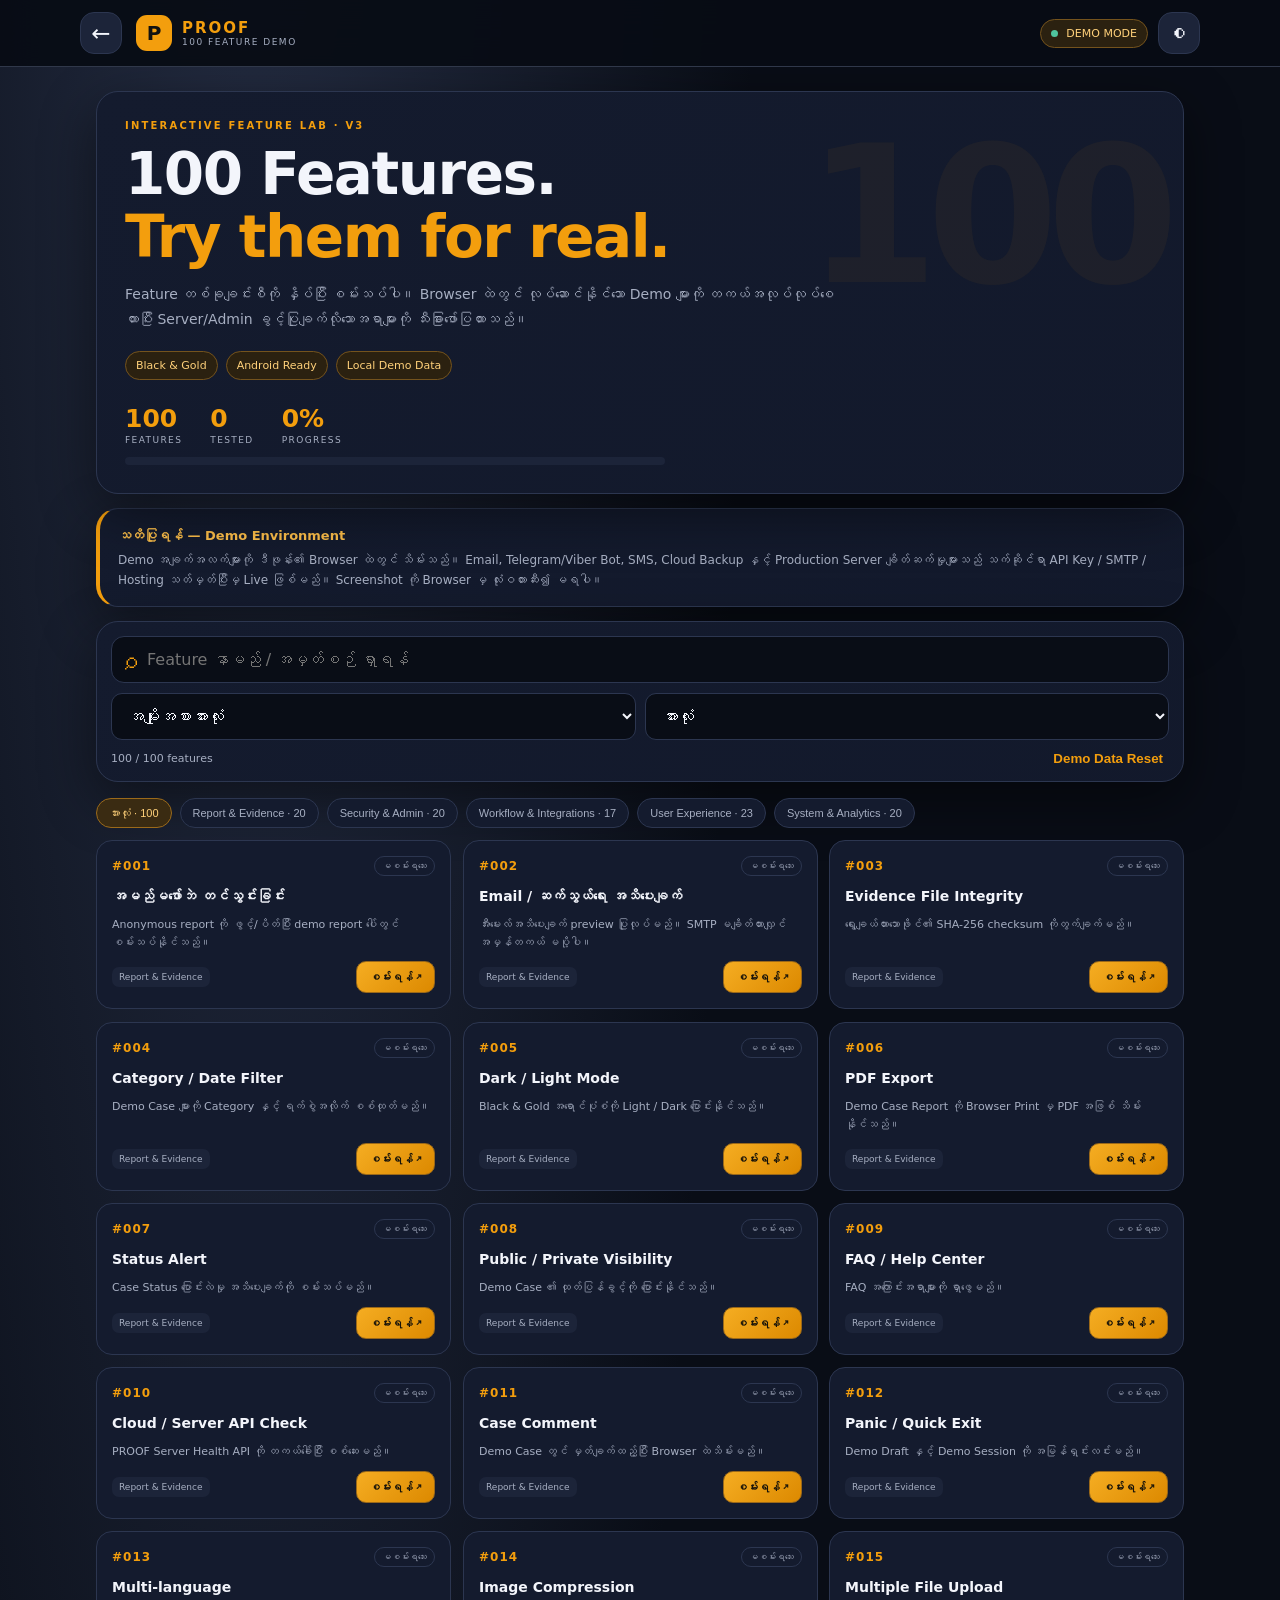
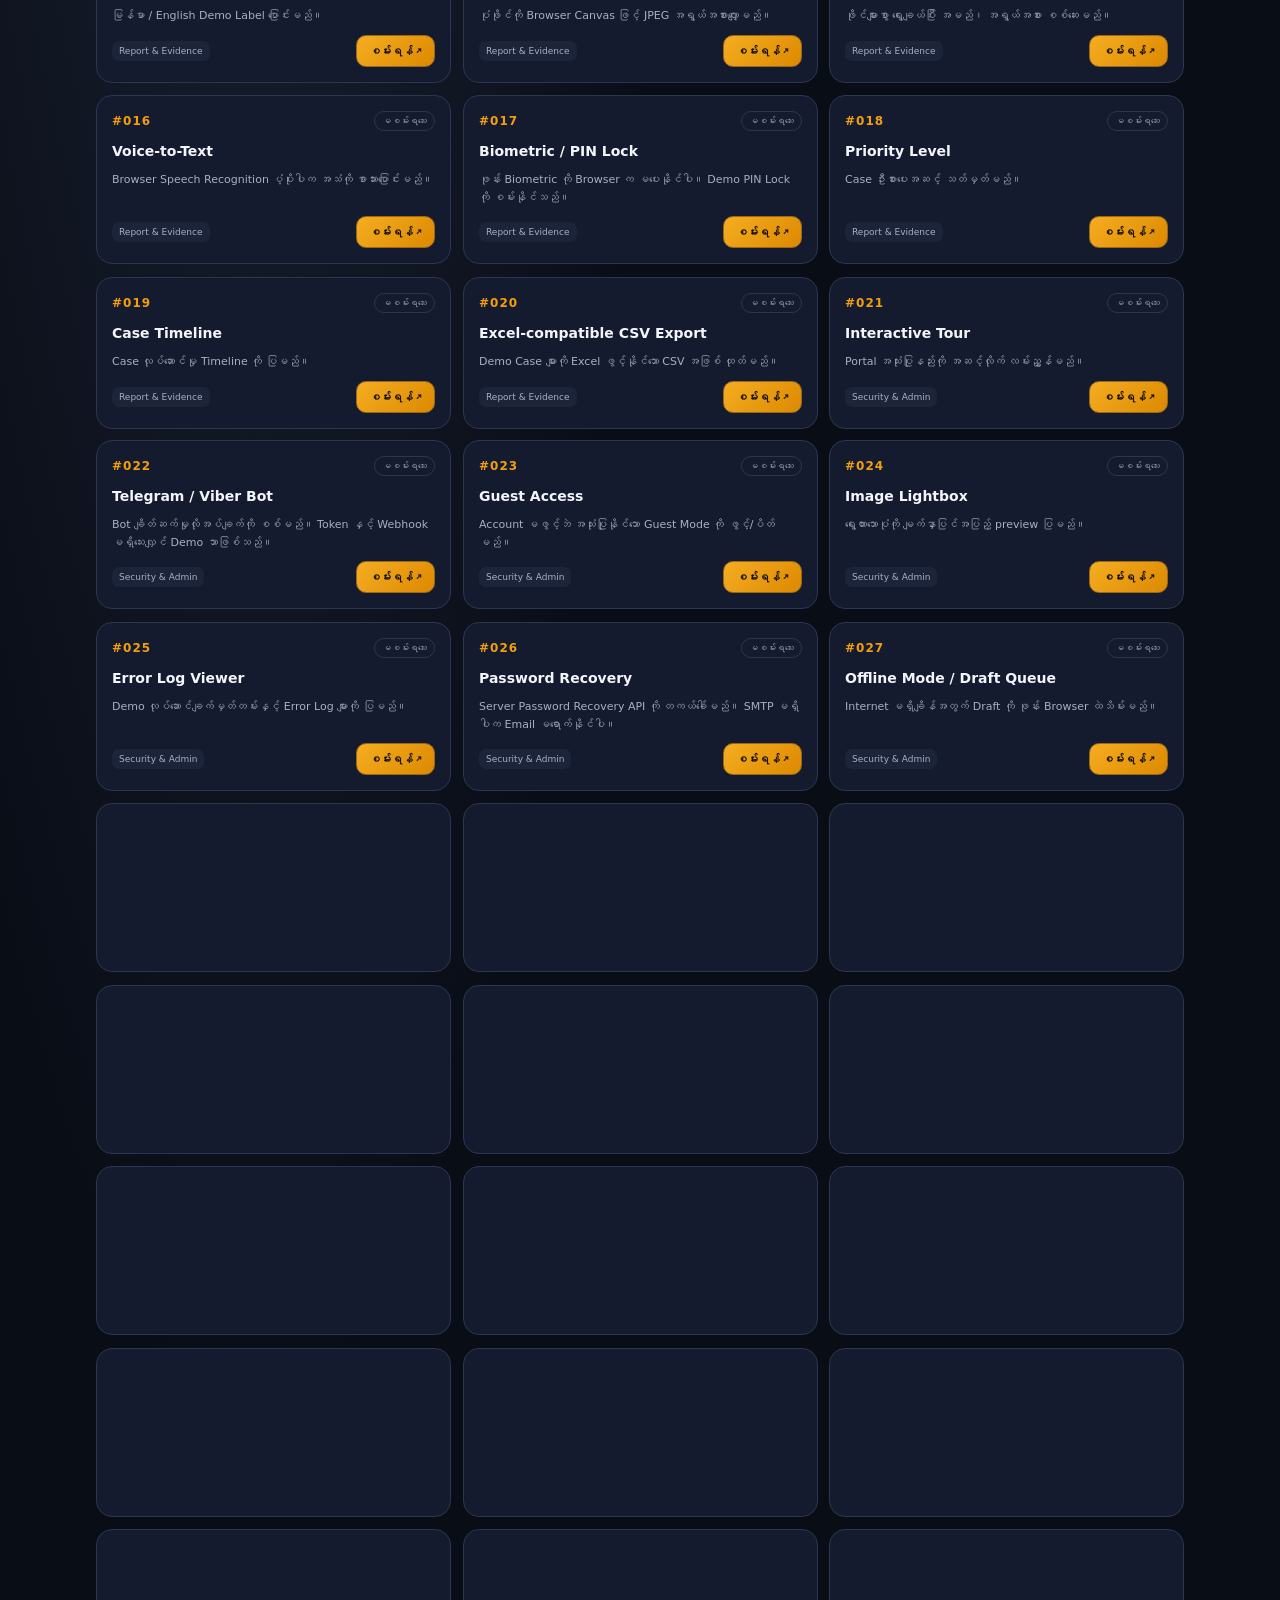
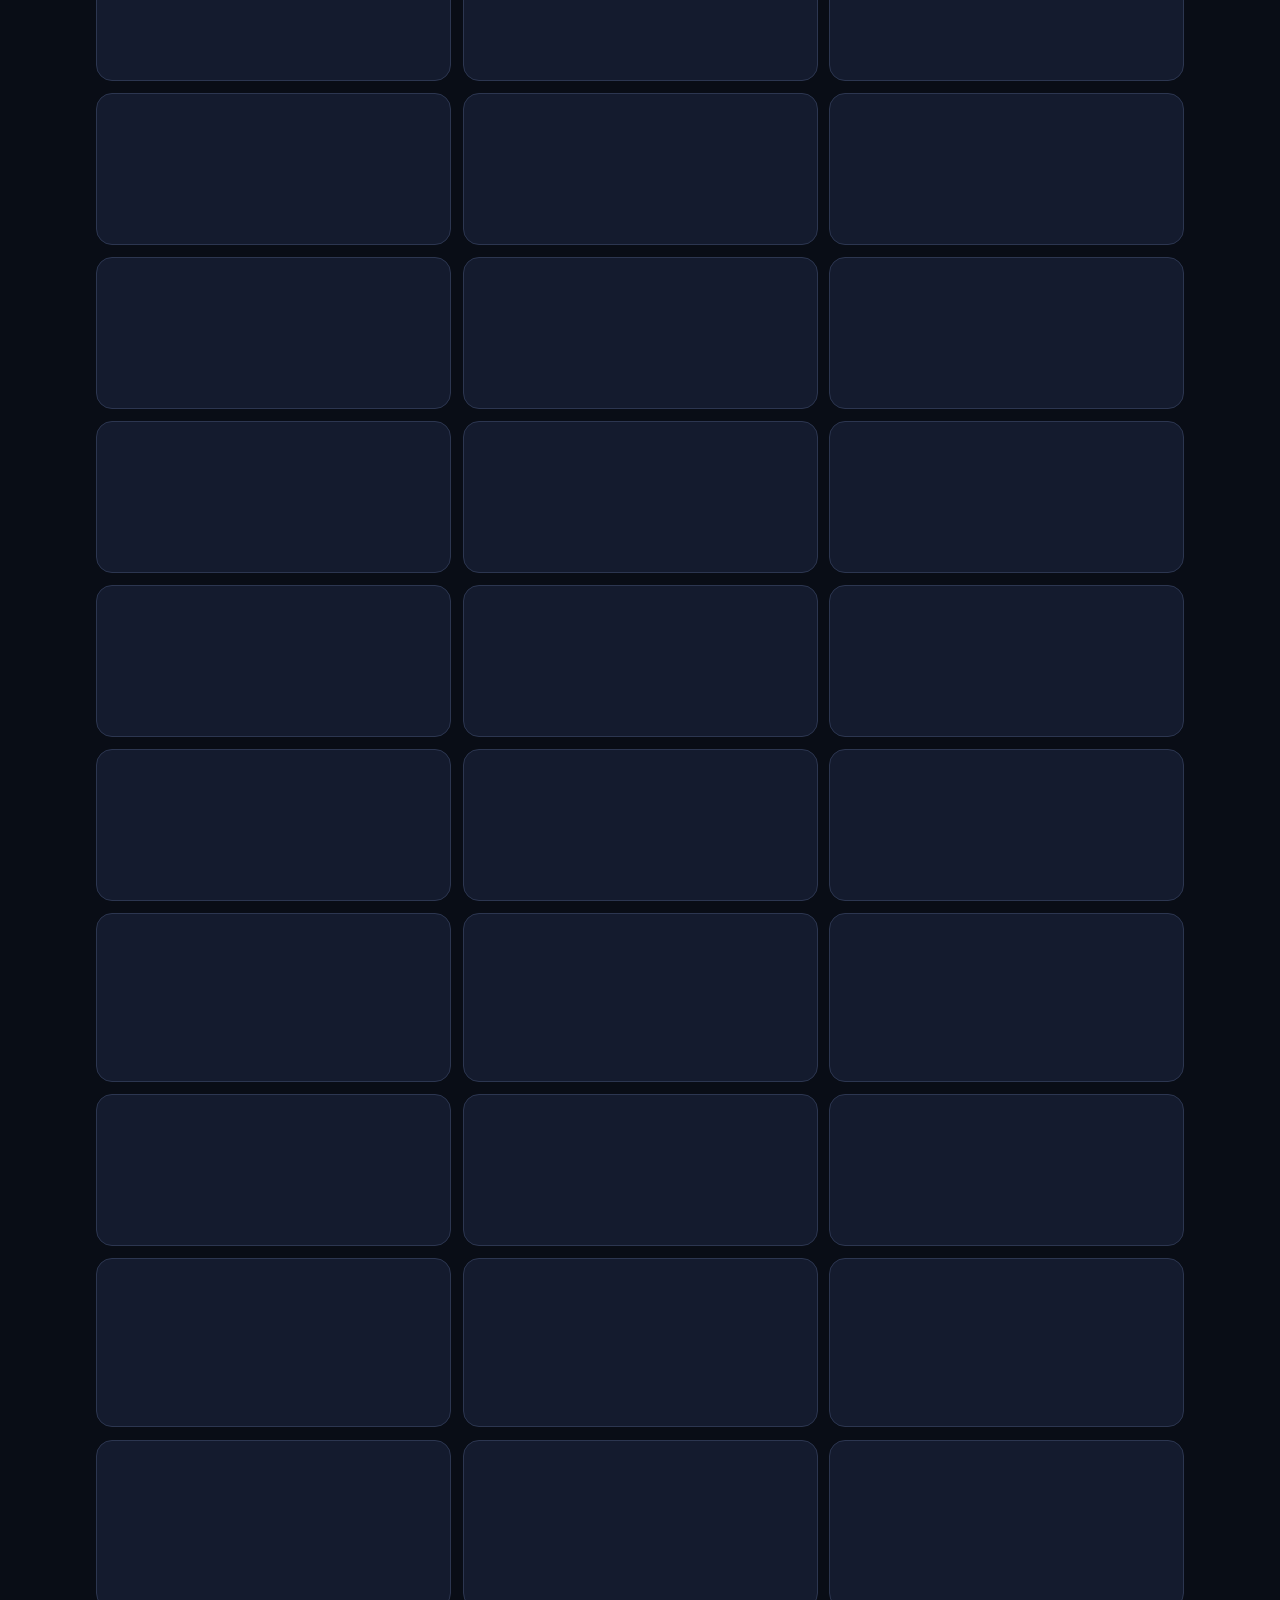
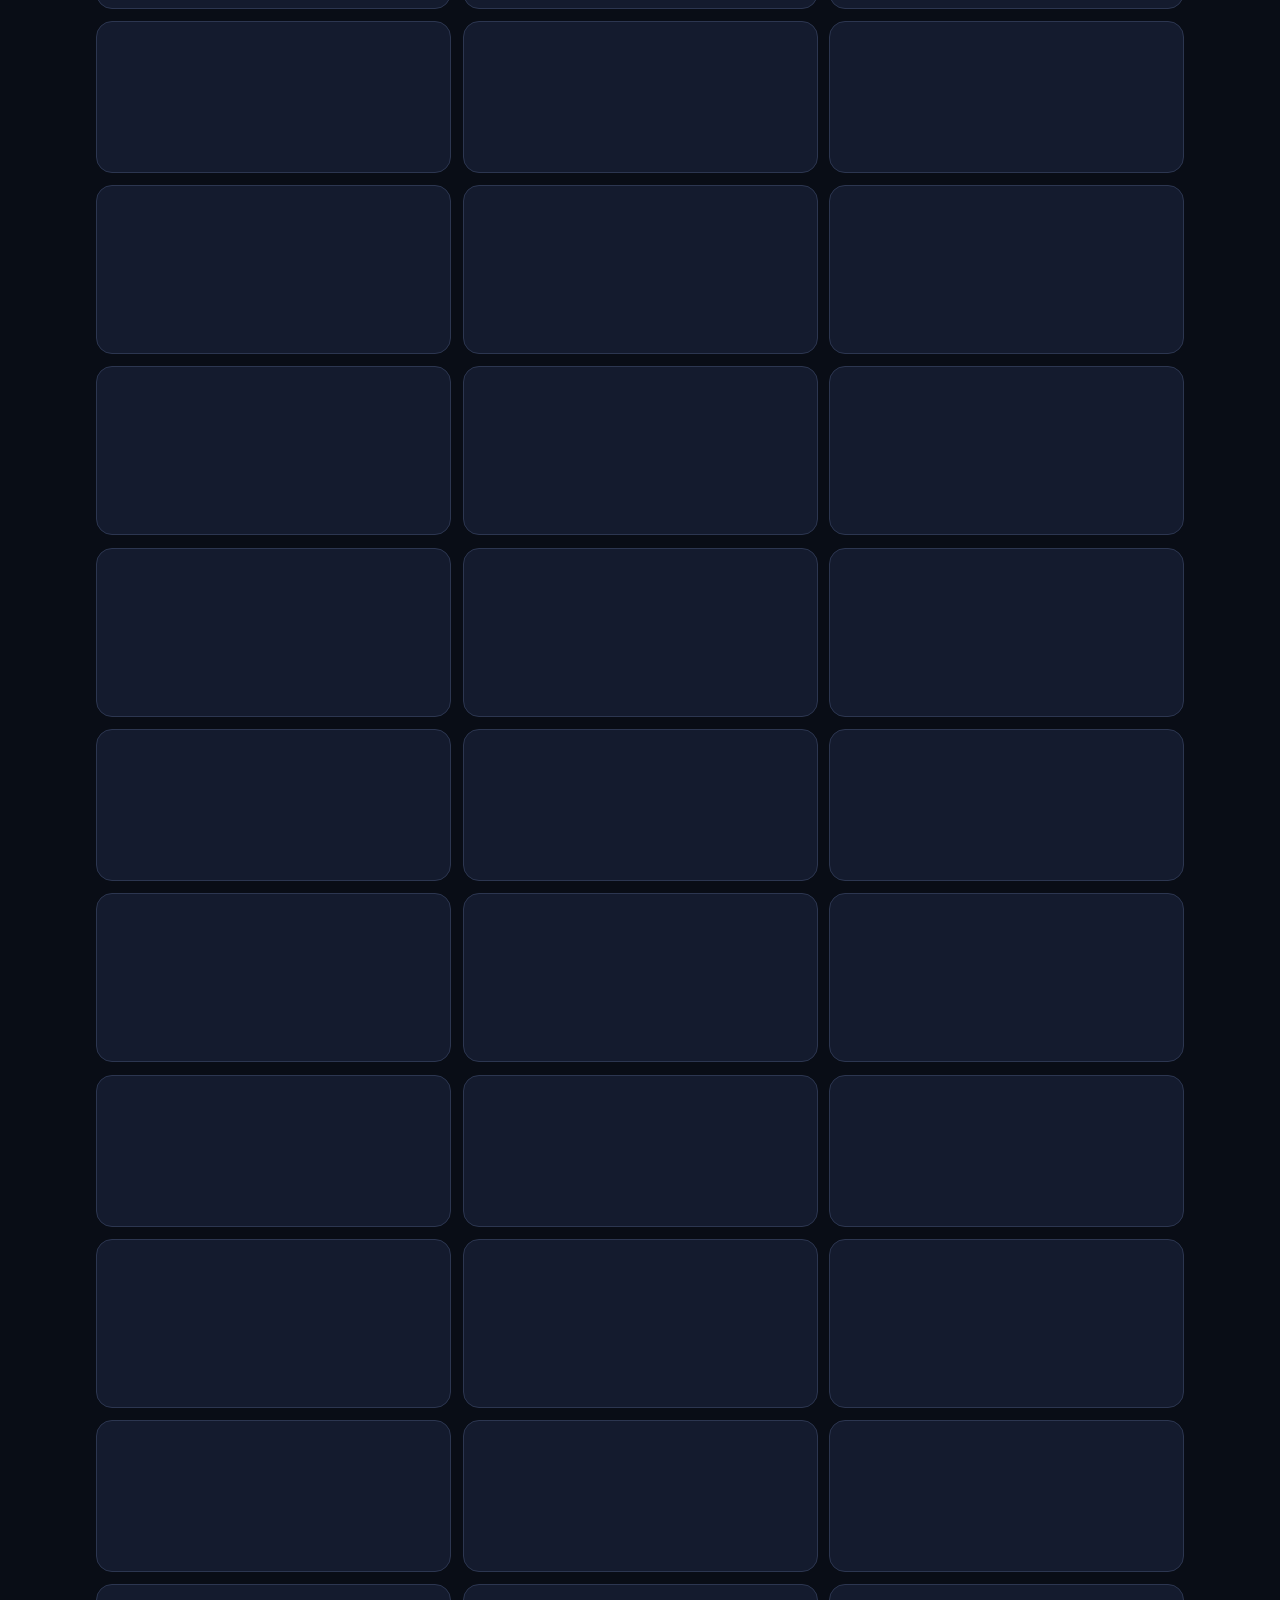
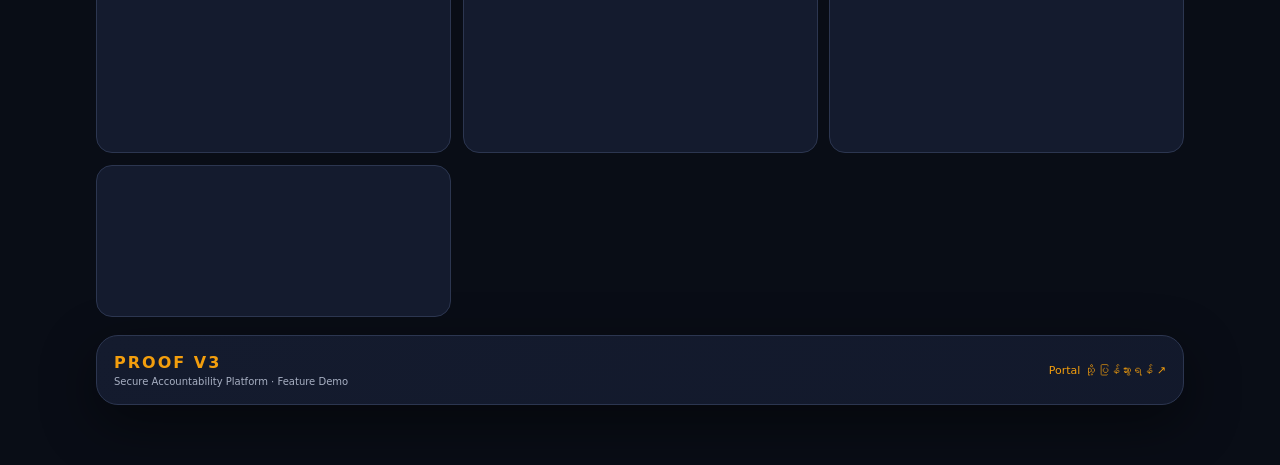
<file: static/demo.html>
<!doctype html>
<html lang="my" data-theme="dark">
<head>
  <meta charset="utf-8"><meta name="viewport" content="width=device-width,initial-scale=1,viewport-fit=cover">
  <meta name="theme-color" content="#0a0e17"><meta name="description" content="PROOF 100 Feature Interactive Demo">
  <title>PROOF — 100 Feature Demo</title>
  <link rel="stylesheet" href="/static/demo.css"><script src="/static/demo.js" defer></script>
</head>
<body>
  <header class="topbar">
    <a class="back" href="/" aria-label="Back to PROOF">←</a>
    <div class="brand"><span class="mark">P</span><span><b>PROOF</b><small>100 FEATURE DEMO</small></span></div>
    <div class="top-actions"><span class="mode-pill"><i></i> DEMO MODE</span><button id="themeToggle" class="icon-button" aria-label="Toggle theme">◐</button></div>
  </header>
  <main class="shell">
    <section class="hero panel">
      <div class="eyebrow">INTERACTIVE FEATURE LAB · V3</div>
      <h1>100 Features.<br><em>Try them for real.</em></h1>
      <p>Feature တစ်ခုချင်းစီကို နှိပ်ပြီး စမ်းသပ်ပါ။ Browser ထဲတွင် လုပ်ဆောင်နိုင်သော Demo များကို တကယ်အလုပ်လုပ်စေထားပြီး Server/Admin ခွင့်ပြုချက်လိုသောအရာများကို သီးခြားဖော်ပြထားသည်။</p>
      <div class="hero-tags"><span>Black & Gold</span><span>Android Ready</span><span>Local Demo Data</span></div>
      <div class="stats">
        <div><b id="totalCount">100</b><span>FEATURES</span></div>
        <div><b id="testedCount">0</b><span>TESTED</span></div>
        <div><b id="progressCount">0%</b><span>PROGRESS</span></div>
      </div>
      <div class="progress-track"><span id="progressBar"></span></div>
    </section>

    <section class="notice panel">
      <b>သတိပြုရန် — Demo Environment</b>
      <p>Demo အချက်အလက်များကို ဒီဖုန်း၏ Browser ထဲတွင် သိမ်းသည်။ Email, Telegram/Viber Bot, SMS, Cloud Backup နှင့် Production Server ချိတ်ဆက်မှုများသည် သက်ဆိုင်ရာ API Key / SMTP / Hosting သတ်မှတ်ပြီးမှ Live ဖြစ်မည်။ Screenshot ကို Browser မှ လုံးဝတားဆီး၍ မရပါ။</p>
    </section>

    <section class="toolbar panel">
      <label class="search"><span>⌕</span><input id="searchInput" type="search" placeholder="Feature နာမည် / အမှတ်စဉ် ရှာရန်"></label>
      <div class="filters">
        <select id="groupFilter" aria-label="Filter category"><option value="all">အမျိုးအစားအားလုံး</option></select>
        <select id="stateFilter" aria-label="Filter test status"><option value="all">အားလုံး</option><option value="tested">စမ်းပြီး</option><option value="untested">မစမ်းရသေး</option></select>
      </div>
      <div class="toolbar-bottom"><span id="resultCount">100 features</span><button id="resetDemo" class="text-button">Demo Data Reset</button></div>
    </section>

    <section class="category-strip" id="categoryStrip"></section>
    <section class="feature-grid" id="featureGrid" aria-live="polite"></section>

    <footer class="footer panel">
      <div><b>PROOF V3</b><span>Secure Accountability Platform · Feature Demo</span></div>
      <a href="/">Portal သို့ ပြန်သွားရန် ↗</a>
    </footer>
  </main>

  <div class="modal" id="featureModal" hidden>
    <div class="modal-card" role="dialog" aria-modal="true" aria-labelledby="modalTitle">
      <div class="modal-head"><div><span id="modalNumber" class="number-pill">01</span><div class="eyebrow" id="modalGroup">FEATURE</div><h2 id="modalTitle">Feature</h2></div><button class="icon-button close" id="closeModal" aria-label="Close">×</button></div>
      <p id="modalDescription" class="muted"></p>
      <div id="modalInputArea" class="input-area"></div>
      <div class="modal-actions"><button class="btn secondary" id="cancelFeature">ပိတ်ရန်</button><button class="btn primary" id="runFeature">စမ်းသပ်မည် ↗</button></div>
      <div id="featureOutput" class="output" hidden aria-live="polite"></div>
      <div class="demo-label">DEMO ACTION · REAL BROWSER INTERACTION</div>
    </div>
  </div>
  <div class="toast" id="toast" role="status" aria-live="polite"></div>
</body>
</html>
</file>
<file: static/demo.css>
:root{color-scheme:dark;--bg:#090d16;--surface:#141b2e;--surface2:#1c2439;--line:#2c3650;--text:#f3f5fb;--muted:#a7afc2;--gold:#f39e0d;--gold2:#ffc04a;--green:#4fc49e;--red:#f07878;--shadow:0 18px 55px #0007;font-family:Inter,"Noto Sans Myanmar","Myanmar Text",system-ui,sans-serif}
:root[data-theme="light"]{color-scheme:light;--bg:#f5f6fa;--surface:#fff;--surface2:#eef0f5;--line:#d8ddea;--text:#1e2638;--muted:#687287;--gold:#d98b00;--gold2:#f2a900;--green:#168c69;--red:#c94e55;--shadow:0 16px 40px #18213a12}
*{box-sizing:border-box}body{margin:0;background:radial-gradient(ellipse at 20% -10%,#273047 0,transparent 35%),var(--bg);color:var(--text);min-height:100vh}.topbar{position:sticky;top:0;z-index:5;display:flex;align-items:center;gap:14px;padding:12px max(16px,calc((100vw - 1120px)/2));background:#080c15eF;border-bottom:1px solid #30384a;backdrop-filter:blur(16px)}:root[data-theme="light"] .topbar{background:#ffffffed}.back,.icon-button{border:1px solid var(--line);background:var(--surface2);color:var(--text);border-radius:14px;width:42px;height:42px;display:grid;place-items:center;text-decoration:none;font-size:23px;cursor:pointer}.brand{display:flex;align-items:center;gap:10px;color:var(--text);text-decoration:none}.mark{width:36px;height:36px;border-radius:11px;display:grid;place-items:center;background:var(--gold);color:#111;font-weight:900;font-size:20px}.brand b{display:block;letter-spacing:2px;color:var(--gold);font-size:15px}.brand small{display:block;color:var(--muted);font-size:9px;letter-spacing:1.5px}.top-actions{margin-left:auto;display:flex;align-items:center;gap:10px}.mode-pill,.hero-tags span{border:1px solid #74531d;background:#2b2110;color:#ffd17a;padding:7px 10px;border-radius:99px;font-size:11px;white-space:nowrap}.mode-pill i{display:inline-block;width:7px;height:7px;border-radius:50%;background:var(--green);margin-right:5px}.shell{max-width:1120px;margin:24px auto;padding:0 16px 36px}.panel{background:linear-gradient(145deg,var(--surface),color-mix(in srgb,var(--surface) 82%,#0b1020));border:1px solid var(--line);border-radius:22px;box-shadow:var(--shadow)}.hero{padding:28px;position:relative;overflow:hidden}.hero:after{content:"100";position:absolute;right:16px;top:14px;font-size:clamp(80px,17vw,190px);font-weight:900;letter-spacing:-12px;color:#f39e0d0d;pointer-events:none}.eyebrow{font-size:10px;letter-spacing:2.2px;color:var(--gold);font-weight:800}.hero h1{font-size:clamp(34px,7vw,58px);line-height:1.08;letter-spacing:-1.5px;margin:12px 0}.hero h1 em{font-style:normal;color:var(--gold)}.hero p{max-width:720px;color:var(--muted);line-height:1.8;font-size:14px}.hero-tags{display:flex;flex-wrap:wrap;gap:8px;margin:18px 0 24px}.stats{display:flex;gap:28px;margin:18px 0 12px}.stats div{display:flex;flex-direction:column;gap:2px}.stats b{font-size:25px;color:var(--gold);font-variant-numeric:tabular-nums}.stats span{font-size:9px;letter-spacing:1.4px;color:var(--muted)}.progress-track{height:8px;border-radius:99px;background:var(--surface2);overflow:hidden;max-width:540px}.progress-track span{display:block;height:100%;width:0;background:linear-gradient(90deg,#d68100,#ffc04a);border-radius:99px;transition:width .25s}.notice{padding:16px 18px;margin:14px 0;border-left:4px solid var(--gold)}.notice b{font-size:13px;color:var(--gold2)}.notice p{margin:6px 0 0;color:var(--muted);font-size:12px;line-height:1.7}.toolbar{padding:14px;margin:14px 0}.search{display:flex;align-items:center;gap:10px;background:var(--bg);border:1px solid var(--line);border-radius:13px;padding:0 13px}.search span{font-size:24px;color:var(--gold)}input,select,textarea{font:inherit;color:var(--text);background:var(--bg);border:1px solid var(--line);border-radius:11px;padding:12px;width:100%;min-width:0;outline:none}input:focus,select:focus,textarea:focus{border-color:var(--gold);box-shadow:0 0 0 3px #f39e0d20}.search input{border:0;background:transparent;padding:13px 0;box-shadow:none}.filters{display:grid;grid-template-columns:1fr 1fr;gap:9px;margin-top:10px}.toolbar-bottom{display:flex;justify-content:space-between;align-items:center;margin-top:10px;color:var(--muted);font-size:11px}.text-button{border:0;background:none;color:var(--gold);font-weight:700;cursor:pointer}.category-strip{display:flex;gap:8px;overflow:auto;padding:2px 0 12px;scrollbar-width:thin}.category-chip{border:1px solid var(--line);background:var(--surface);color:var(--muted);border-radius:99px;padding:8px 12px;white-space:nowrap;font-size:11px;cursor:pointer}.category-chip.active{background:#3a2b12;border-color:#9b6a1a;color:#ffd17a}.feature-grid{display:grid;grid-template-columns:repeat(3,minmax(0,1fr));gap:12px}.feature-card{background:var(--surface);border:1px solid var(--line);border-radius:16px;padding:15px;min-width:0;display:flex;flex-direction:column;gap:10px;transition:transform .16s,border-color .16s}.feature-card:hover{transform:translateY(-2px);border-color:#9b6a1a}.card-top{display:flex;align-items:center;justify-content:space-between;gap:8px}.feature-no{color:var(--gold);font-weight:900;font-size:12px;letter-spacing:1px}.status-pill{font-size:9px;border:1px solid var(--line);border-radius:99px;padding:4px 7px;color:var(--muted)}.status-pill.done{color:var(--green);border-color:#246b58;background:#133126}.feature-card h3{font-size:14px;line-height:1.45;margin:0}.feature-card p{font-size:11px;color:var(--muted);line-height:1.6;margin:0;flex:1}.card-bottom{display:flex;justify-content:space-between;align-items:center;gap:8px}.group-tag{font-size:9px;color:var(--muted);background:var(--surface2);padding:5px 7px;border-radius:7px}.try-btn,.btn{border:1px solid #9a6819;background:linear-gradient(135deg,#f5ad22,#dc8900);color:#17130a;border-radius:10px;padding:9px 12px;font-size:11px;font-weight:800;cursor:pointer}.try-btn:active,.btn:active{transform:scale(.98)}.footer{margin-top:18px;padding:17px;display:flex;justify-content:space-between;align-items:center;gap:10px}.footer div{display:flex;flex-direction:column;gap:4px}.footer b{color:var(--gold);letter-spacing:2px}.footer span{font-size:10px;color:var(--muted)}.footer a{color:var(--gold);font-size:11px;text-decoration:none}.modal{position:fixed;inset:0;z-index:20;background:#02040bcc;backdrop-filter:blur(9px);display:grid;place-items:center;padding:14px}.modal[hidden]{display:none}.modal-card{width:min(100%,560px);max-height:90dvh;overflow:auto;background:var(--surface);border:1px solid #6e552b;border-radius:22px;padding:22px;box-shadow:0 25px 80px #000a}.modal-head{display:flex;align-items:flex-start;gap:12px}.modal-head>div{flex:1}.number-pill{float:left;margin-right:9px;background:#3a2b12;color:#ffd17a;border:1px solid #8d651e;border-radius:8px;padding:5px 8px;font-size:11px;font-weight:900}.modal-head h2{font-size:20px;margin:8px 0 0}.close{font-size:22px}.muted{color:var(--muted);font-size:12px;line-height:1.7}.input-area{display:grid;gap:10px;margin:16px 0}.input-area label{font-size:11px;color:var(--muted);display:grid;gap:6px}.input-area textarea{min-height:88px;resize:vertical}.input-area input[type=file]{padding:10px}.modal-actions{display:flex;justify-content:flex-end;gap:8px}.btn.secondary{background:var(--surface2);border-color:var(--line);color:var(--text)}.output{margin-top:15px;border:1px solid var(--line);background:var(--bg);border-radius:13px;padding:13px;font-size:12px;line-height:1.7;overflow-wrap:anywhere}.output.success{border-color:#246b58}.output.error{border-color:#8b4545}.output img{max-width:100%;border-radius:10px;margin-top:8px}.output a{color:var(--gold)}.demo-label{text-align:center;color:var(--muted);font-size:8px;letter-spacing:2px;margin-top:16px}.toast{position:fixed;left:50%;bottom:22px;z-index:40;transform:translate(-50%,20px);opacity:0;pointer-events:none;max-width:calc(100% - 24px);padding:12px 16px;border-radius:12px;background:#20283a;border:1px solid #59627a;color:#fff;font-size:12px;box-shadow:var(--shadow);transition:.2s}.toast.show{opacity:1;transform:translate(-50%,0)}.drop-zone{border:1px dashed #99701e;border-radius:12px;padding:22px;text-align:center;color:var(--muted)}.mini-bars{display:grid;gap:8px}.mini-bar{display:grid;grid-template-columns:90px 1fr 30px;align-items:center;gap:8px;font-size:10px}.mini-bar i{height:9px;border-radius:99px;background:linear-gradient(90deg,#d68100,#ffc04a);display:block}.demo-banner{padding:10px 12px;background:#37270f;color:#ffcf70;border:1px solid #92661b;border-radius:10px;margin:8px 0;font-size:12px}.demo-ticker{overflow:hidden;white-space:nowrap;color:var(--gold);padding:8px;background:var(--surface2);border-radius:8px}.demo-ticker span{display:inline-block;animation:ticker 12s linear infinite}@keyframes ticker{from{transform:translateX(100%)}to{transform:translateX(-100%)}}.pulse{animation:pulse 1.2s infinite}@keyframes pulse{50%{opacity:.35}}.glass-demo{background:#ffffff1c;border:1px solid #ffffff35;backdrop-filter:blur(12px);border-radius:14px;padding:18px}.small-note{font-size:10px;color:var(--muted)}@media(max-width:760px){.shell{margin:14px auto;padding:0 12px 28px}.hero{padding:22px}.feature-grid{grid-template-columns:repeat(2,minmax(0,1fr));gap:9px}.feature-card{padding:12px}.feature-card h3{font-size:12px}.feature-card p{font-size:10px}.stats{gap:20px}.footer{align-items:flex-start;flex-direction:column}.topbar{padding:10px 12px}.mode-pill{font-size:9px}}@media(max-width:420px){.feature-grid{grid-template-columns:1fr}.feature-card{padding:14px}.feature-card h3{font-size:14px}.feature-card p{font-size:11px}.filters{grid-template-columns:1fr}.hero h1{font-size:36px}.stats{gap:15px}.stats b{font-size:22px}}

.no-animation *{animation:none!important;transition:none!important;scroll-behavior:auto!important}

/* Keep long feature lists responsive on lower-memory phones. */
.feature-card{content-visibility:auto;contain-intrinsic-size:180px}
@media (prefers-reduced-motion: reduce){*,*::before,*::after{scroll-behavior:auto!important;animation-duration:.01ms!important;animation-iteration-count:1!important;transition-duration:.01ms!important}}
@media(max-width:760px){.feature-card{backdrop-filter:none!important}}
</file>
